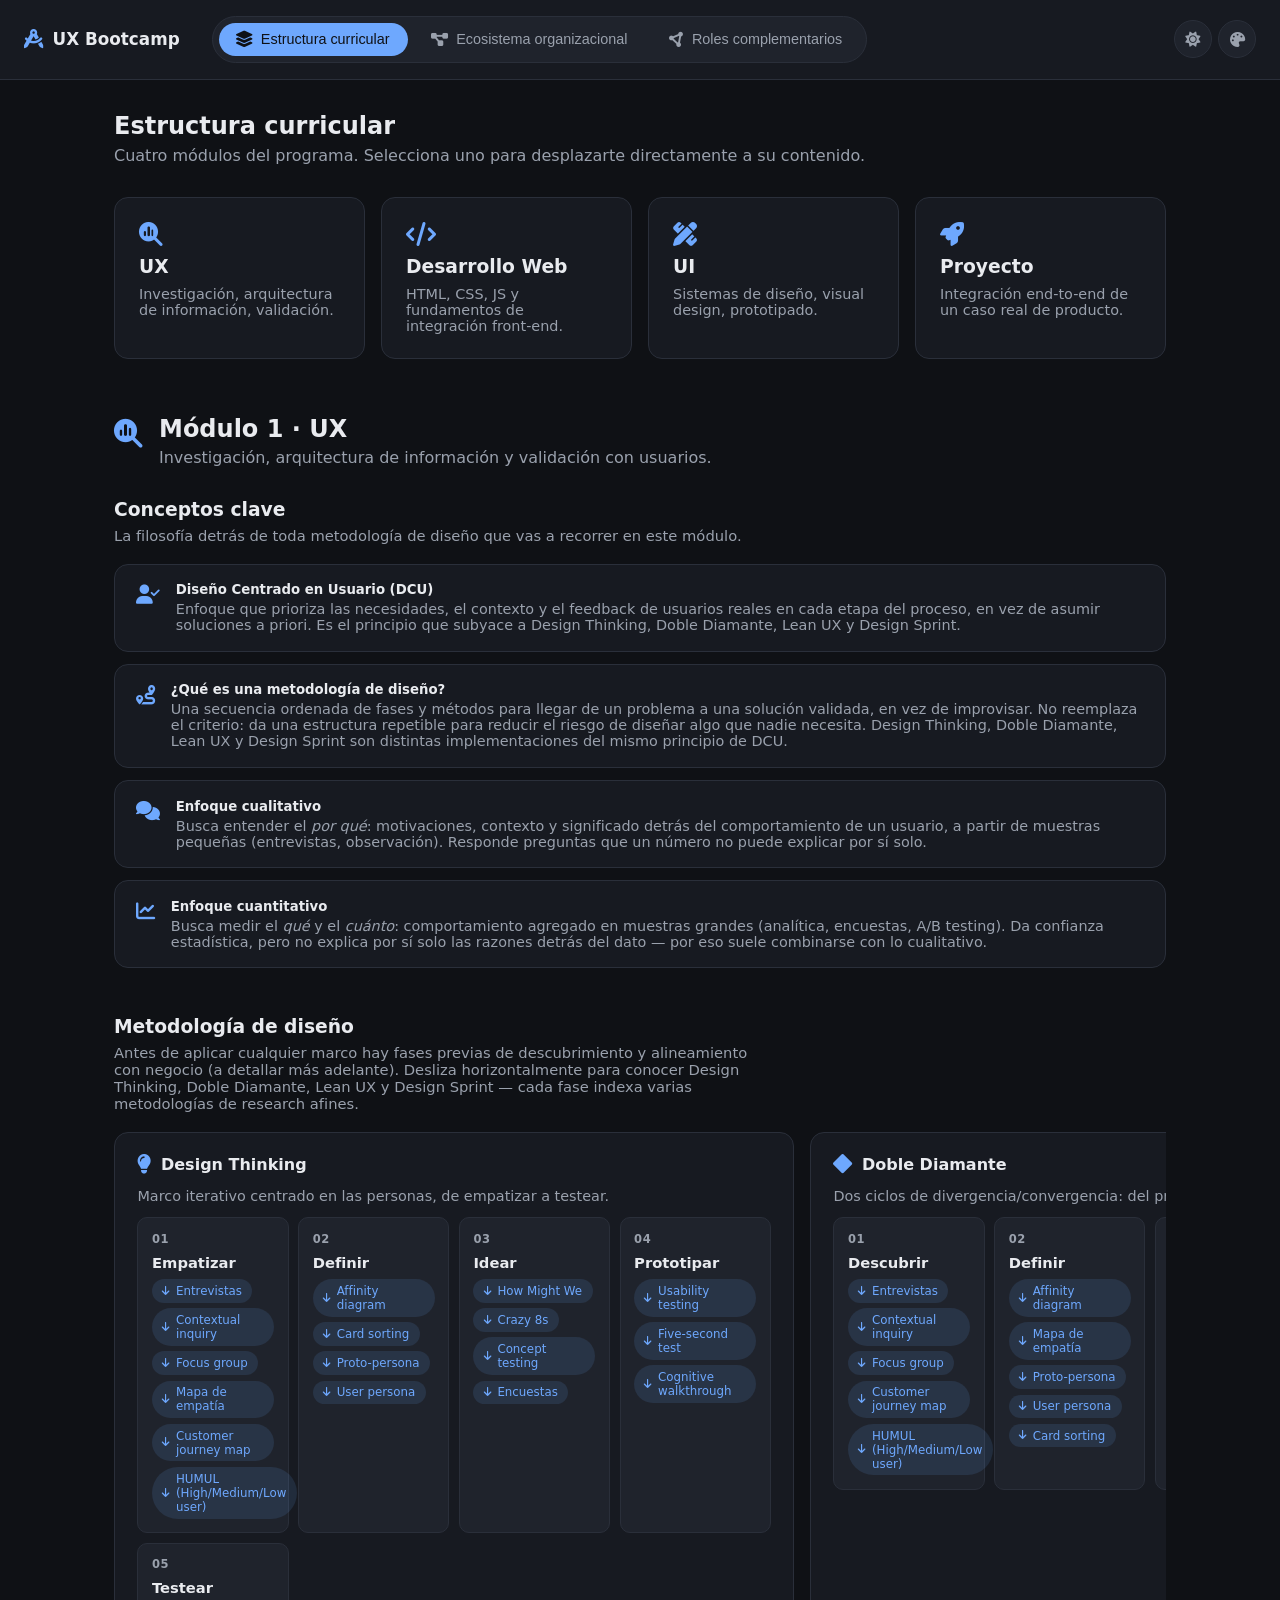
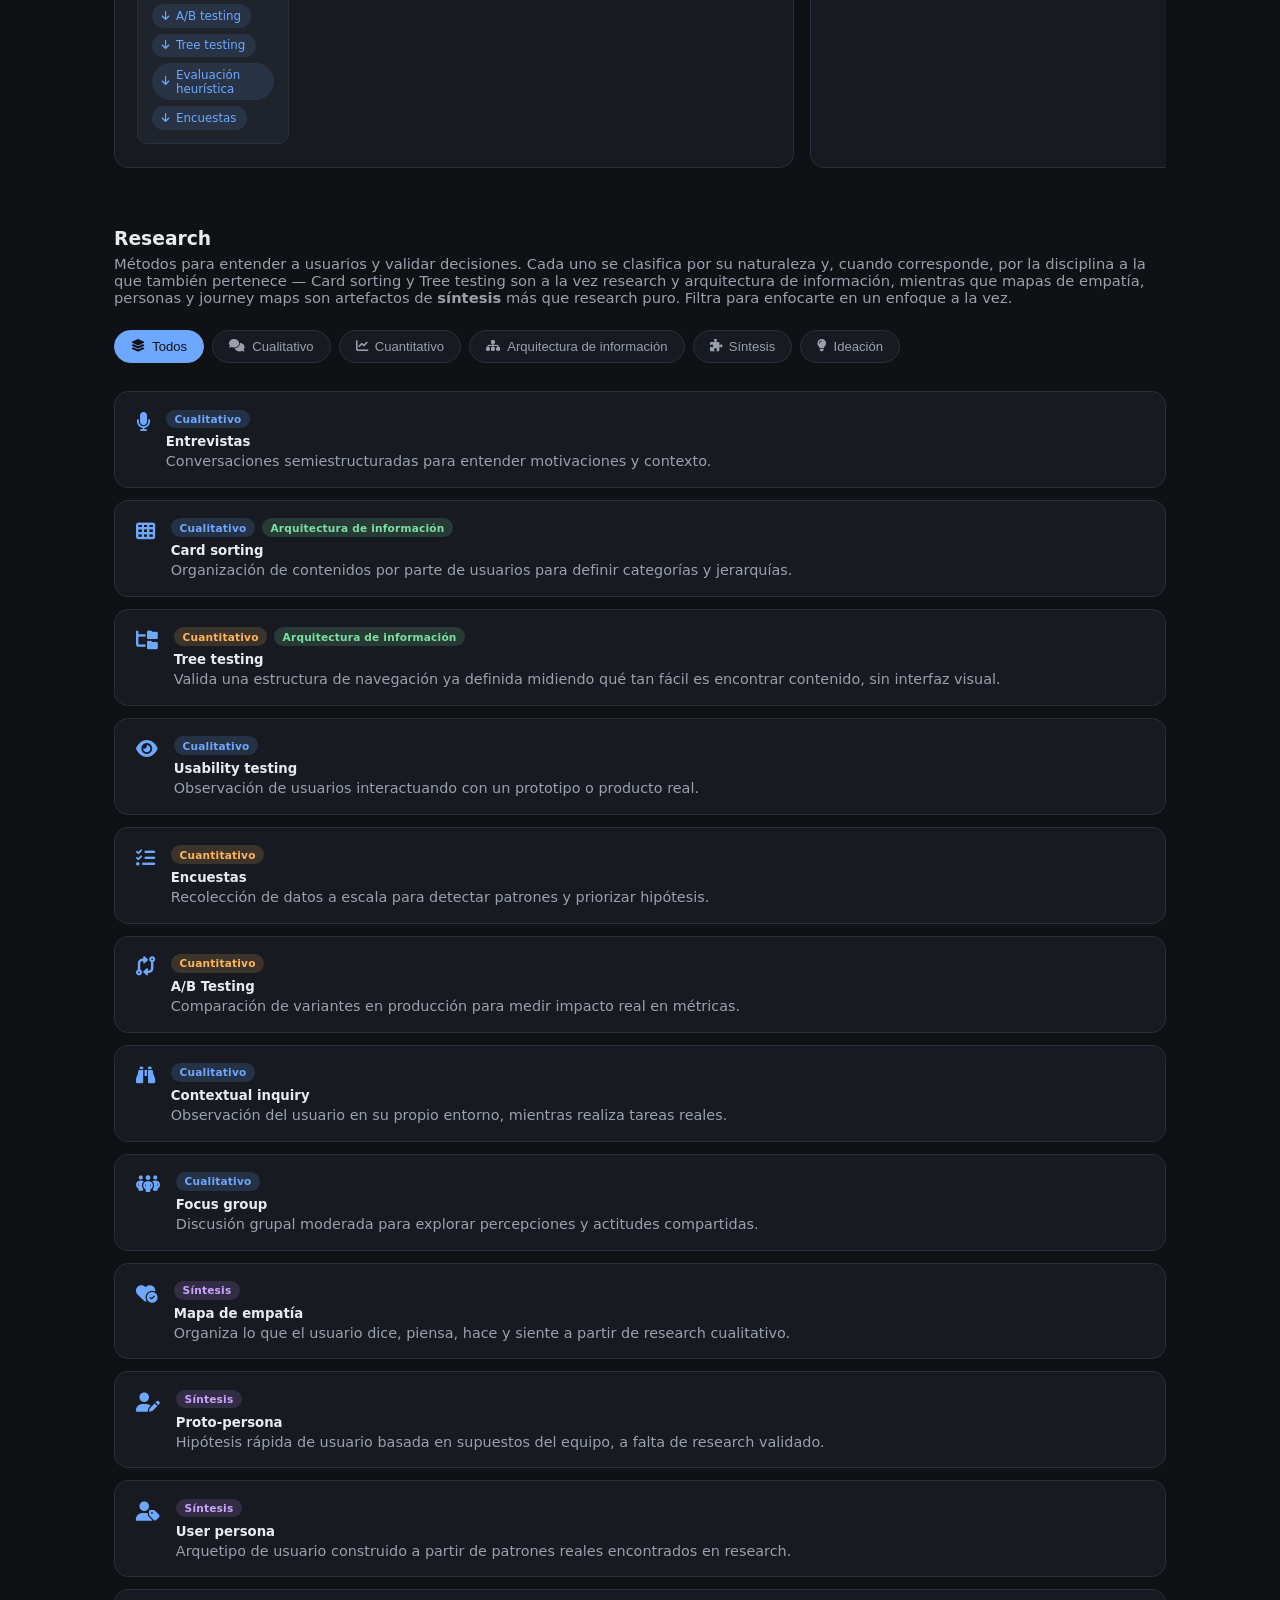
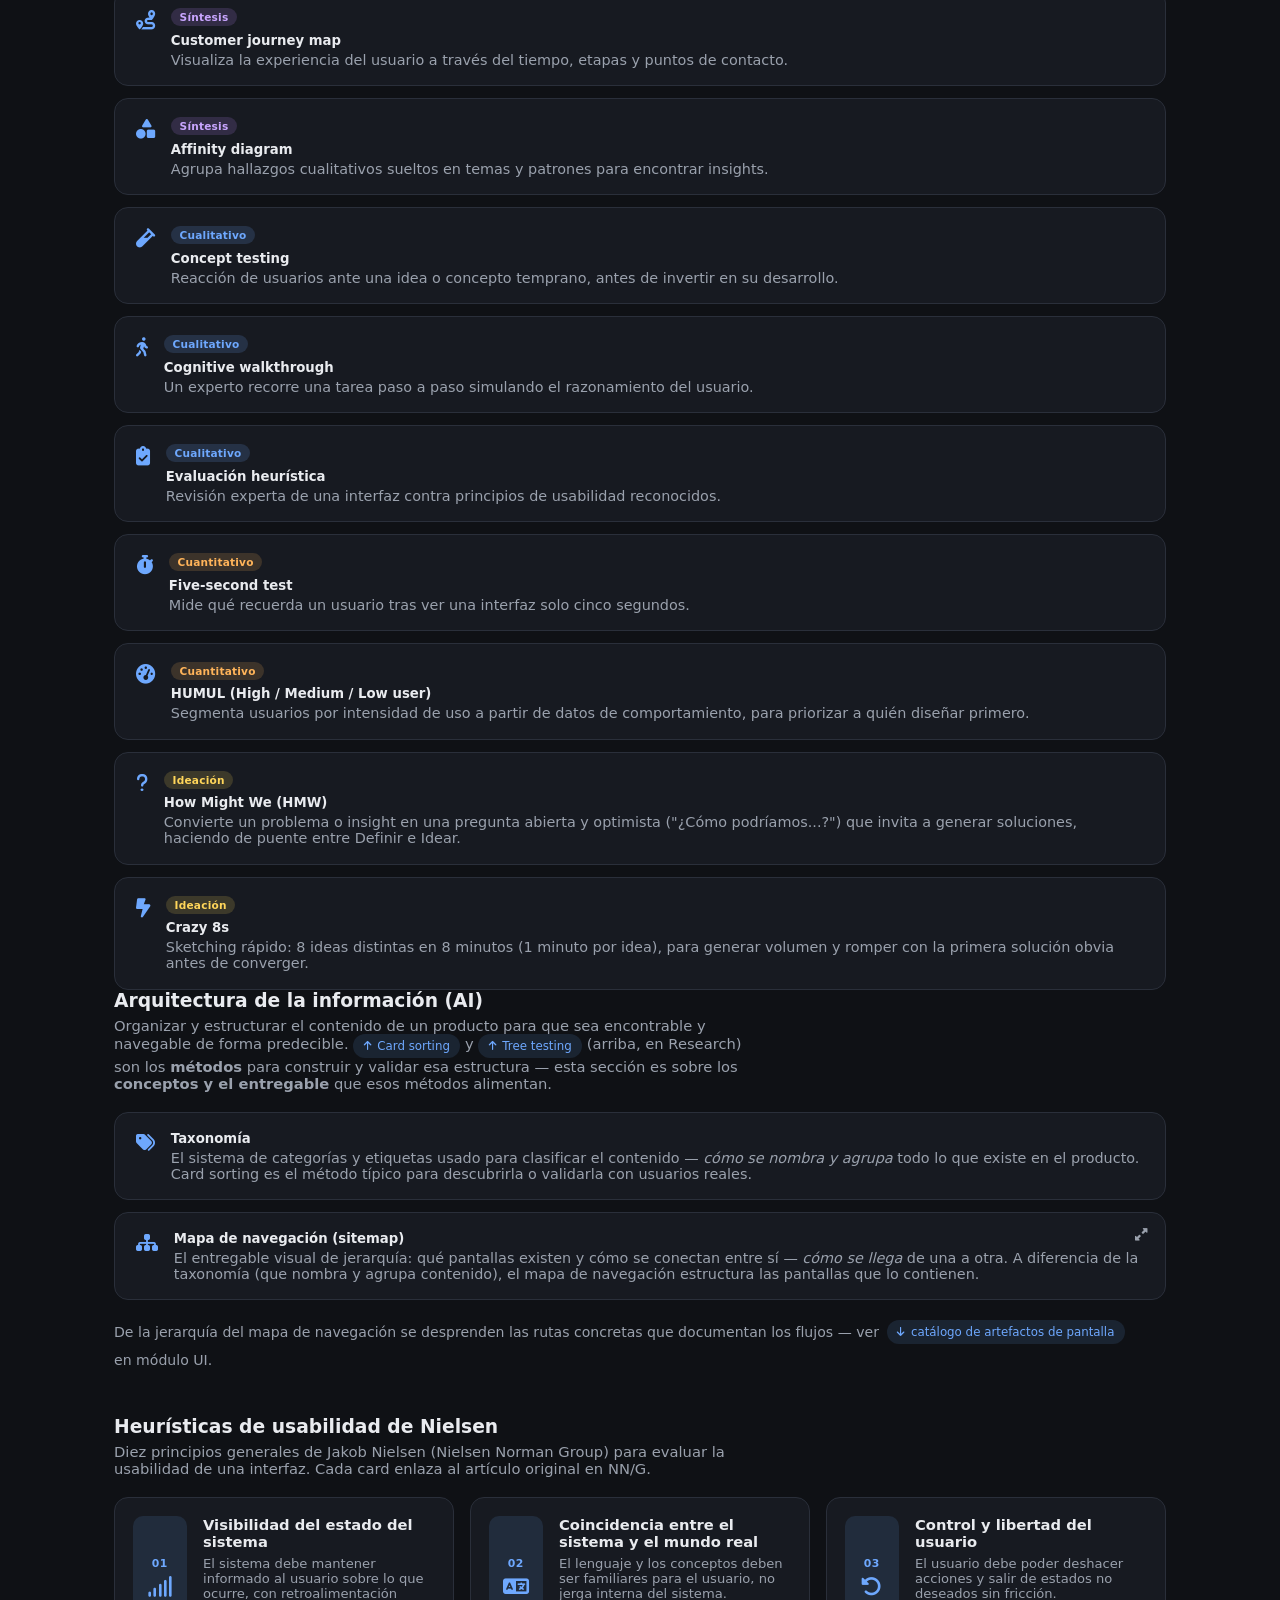
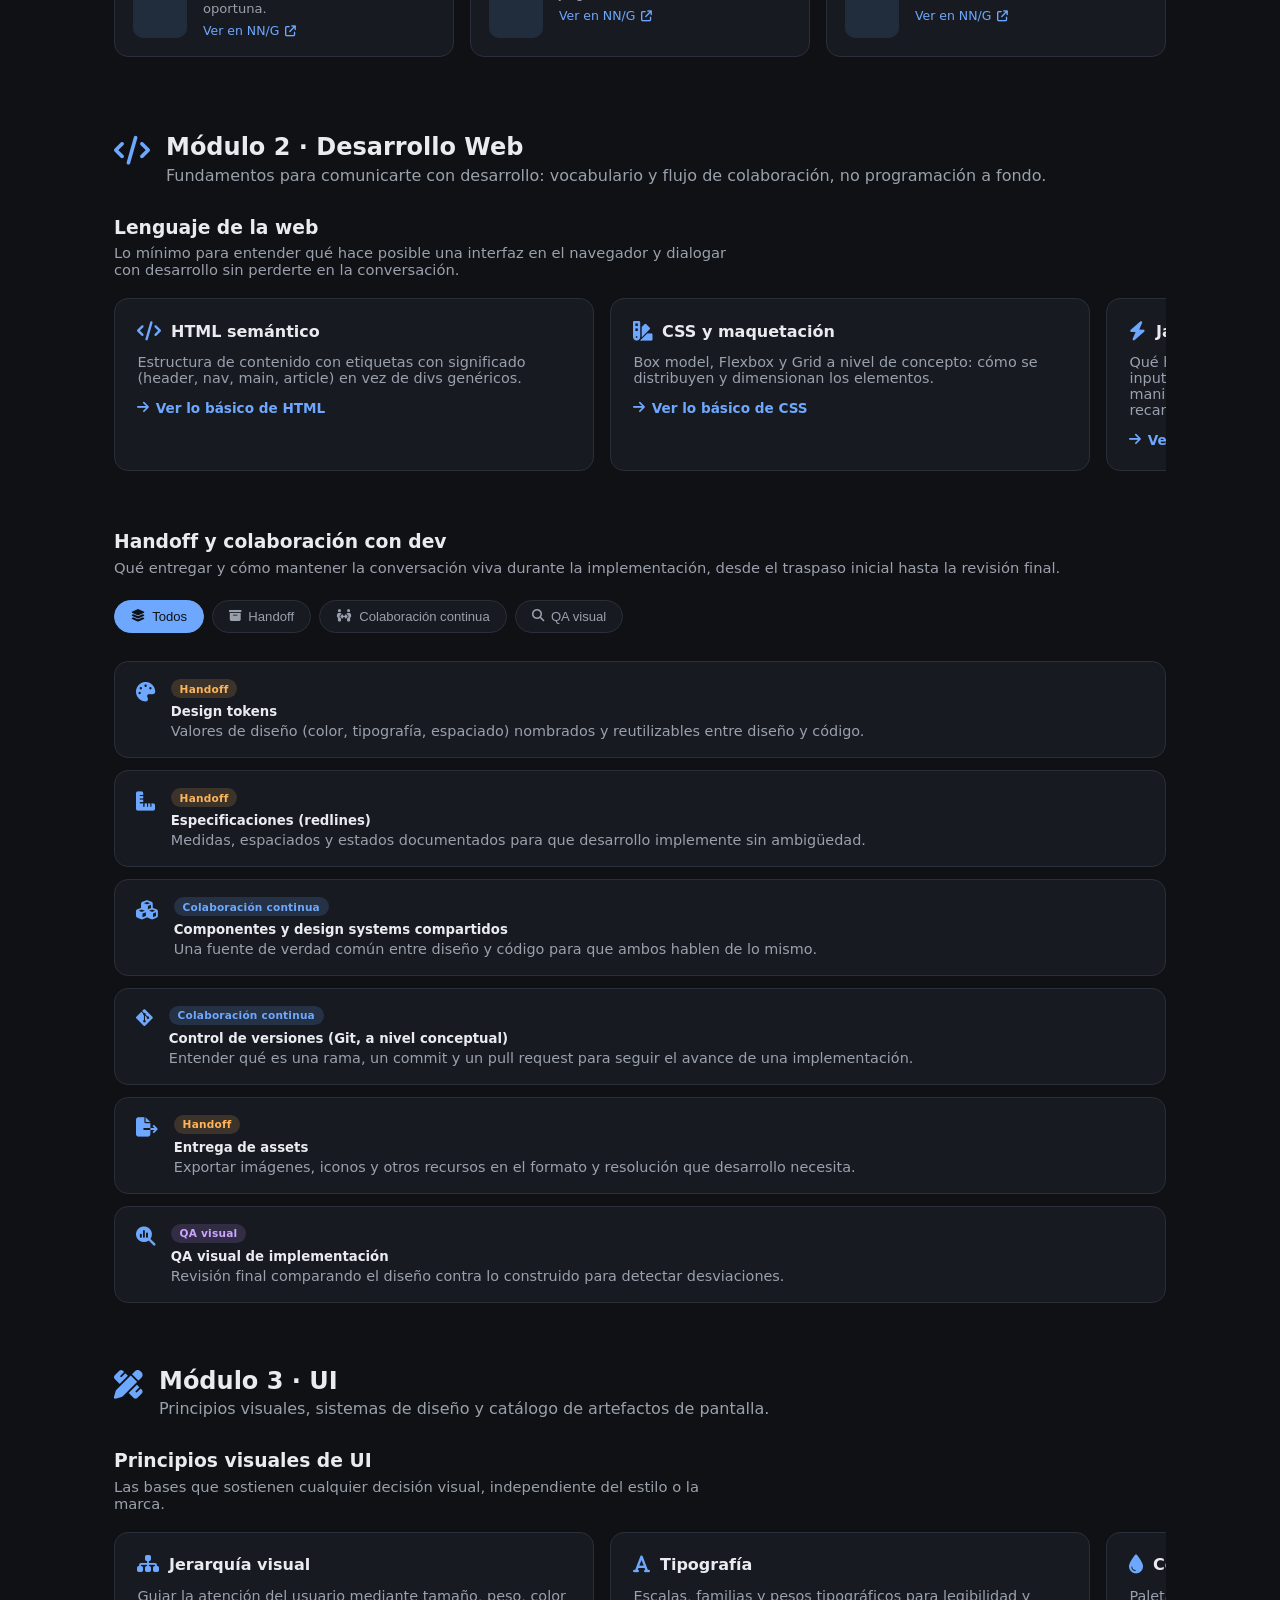
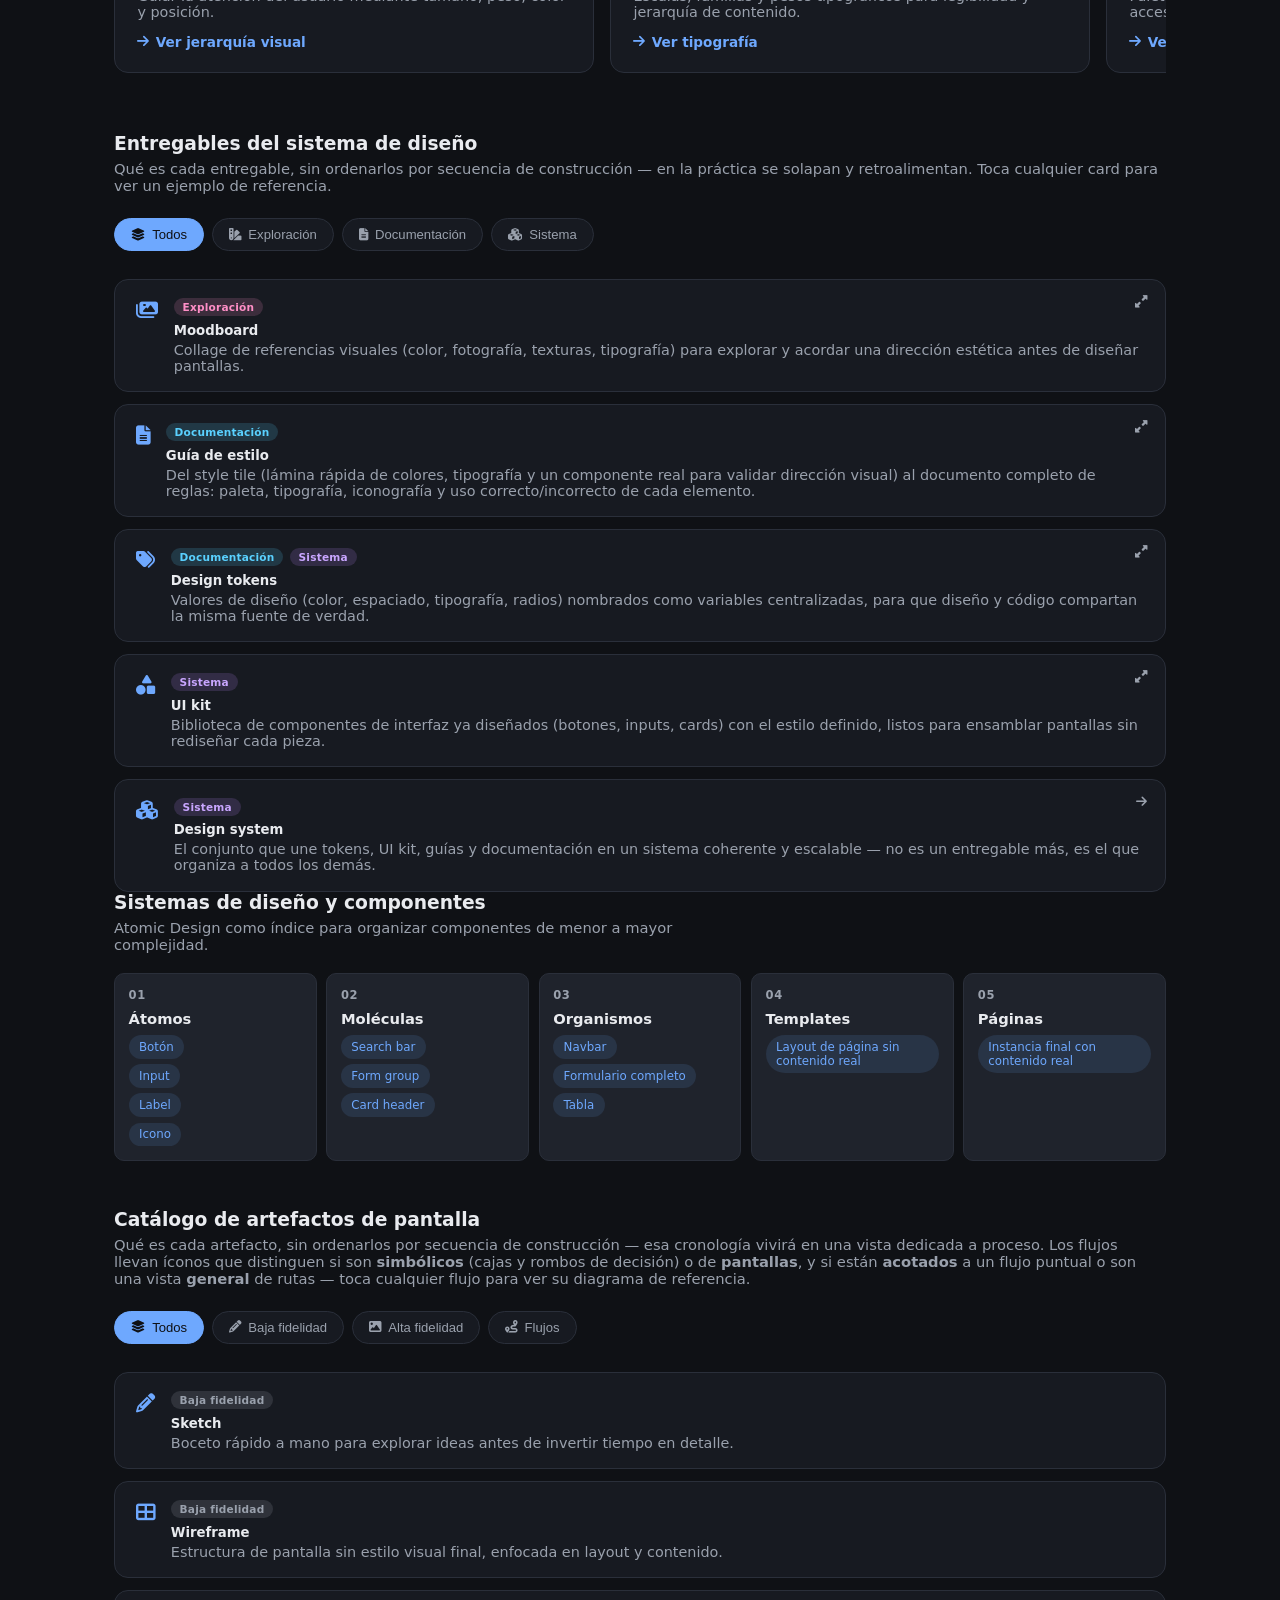
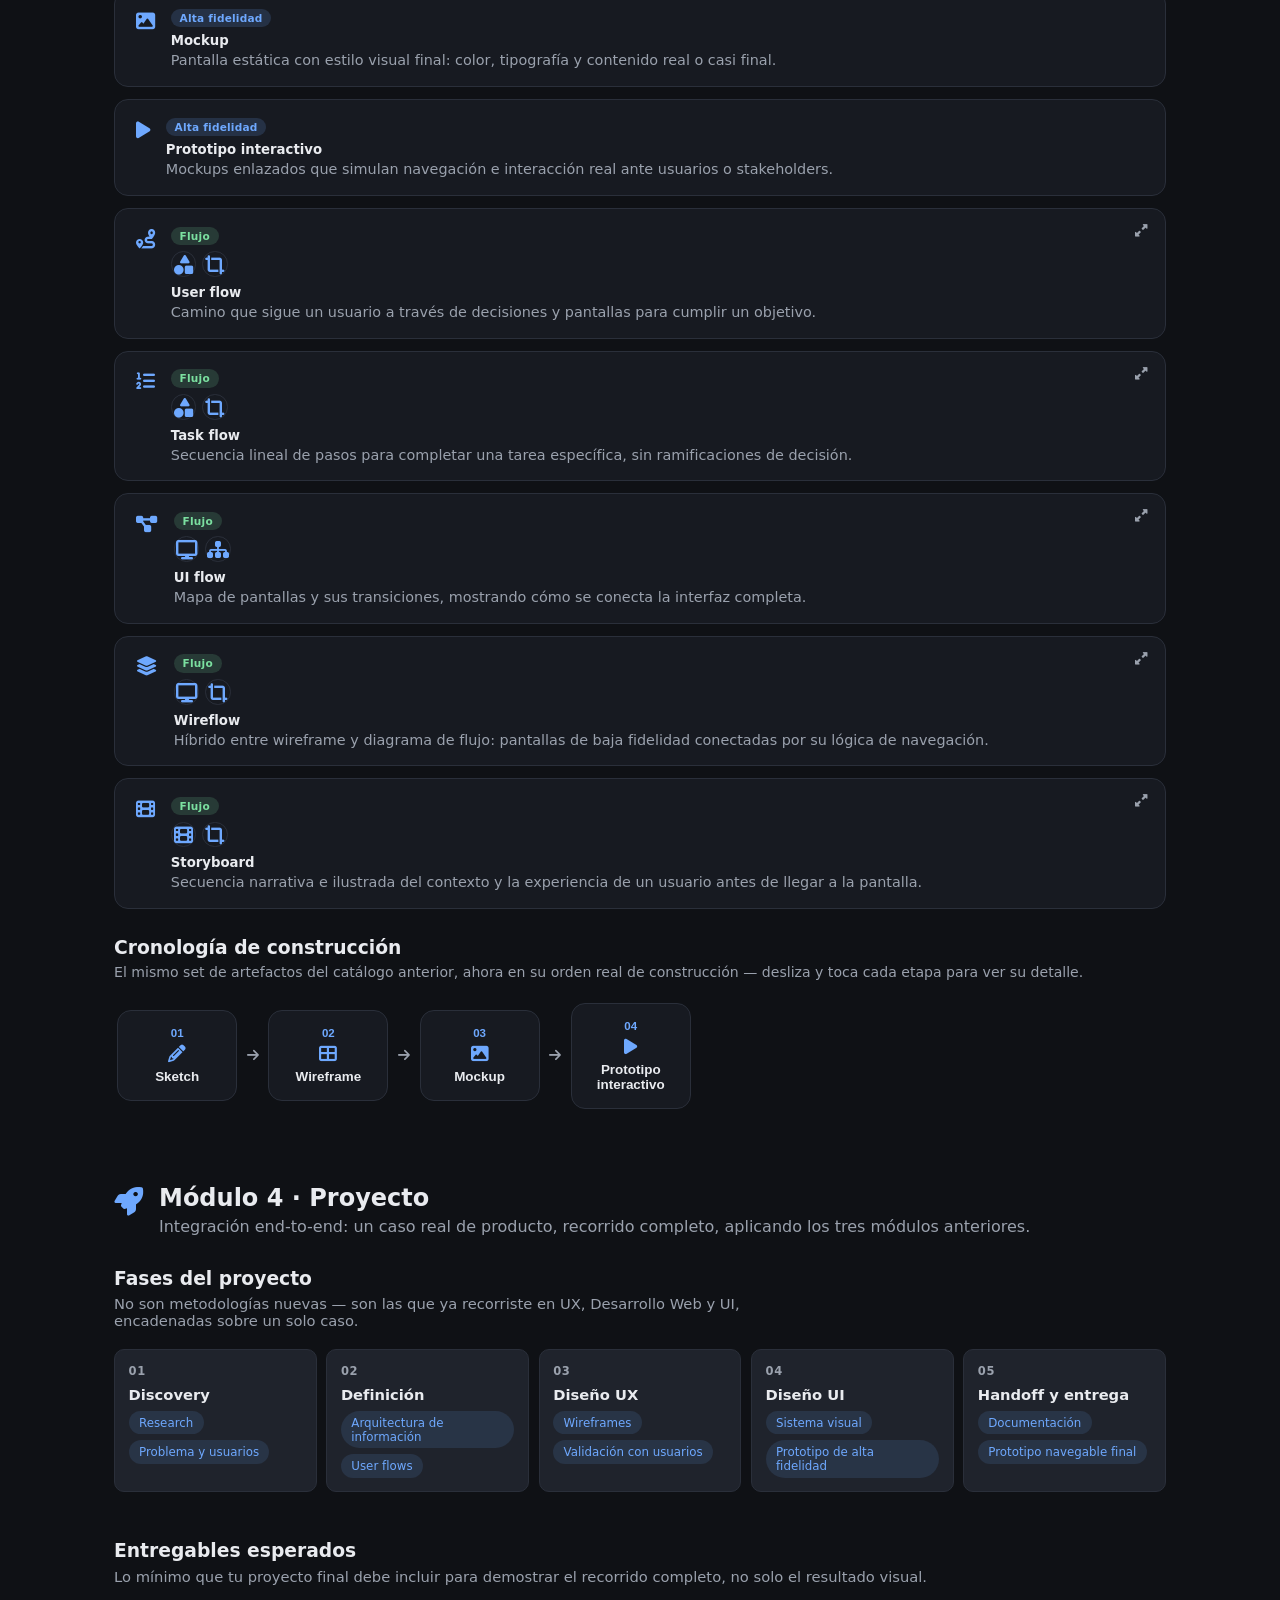
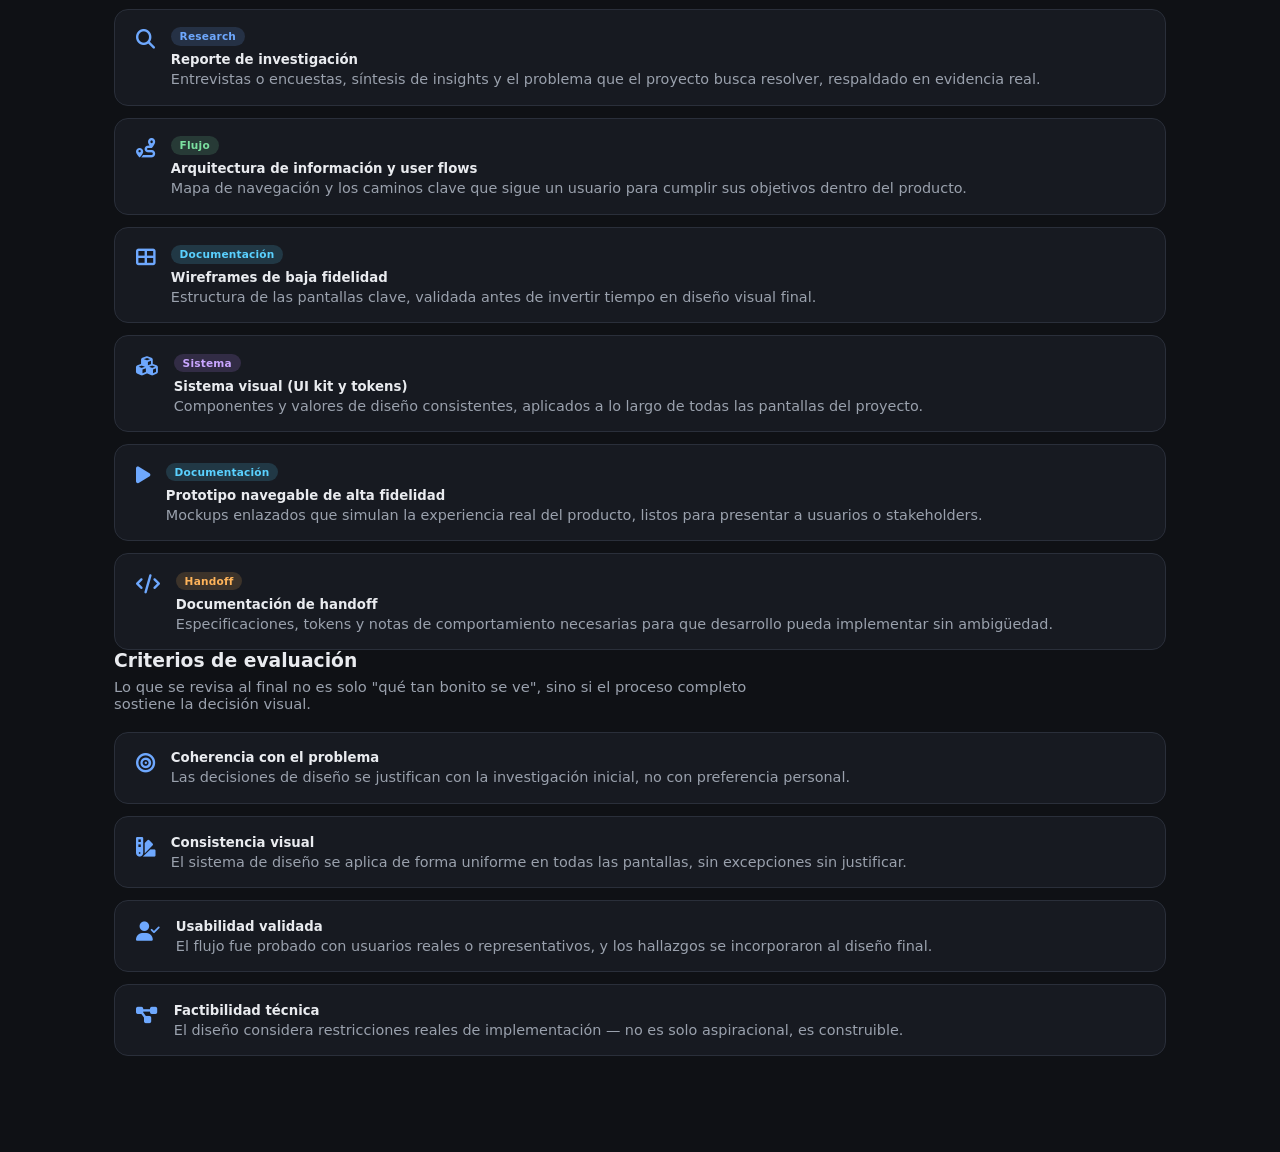
<file: index.html>
<!DOCTYPE html>
<html lang="es">
<head>
  <meta charset="UTF-8">
  <meta name="viewport" content="width=device-width, initial-scale=1.0">
  <title>UX Bootcamp · Dashboard</title>
  <link rel="stylesheet" href="https://cdnjs.cloudflare.com/ajax/libs/font-awesome/6.5.2/css/all.min.css">
  <link rel="stylesheet" href="assets/css/dashboard.css">
  <script>
    (function () {
      var saved = localStorage.getItem("uxbootcamp-theme") || "dark";
      document.documentElement.setAttribute("data-theme", saved);
    })();
  </script>
</head>
<body>

  <header class="app-header">
    <div class="app-header__brand">
      <i class="fa-solid fa-compass-drafting"></i>
      <span>UX Bootcamp</span>
    </div>

    <nav class="tab-banner" aria-label="Navegación de vistas">
      <button class="tab-chip is-active"
              data-view="curriculum"
              data-src="views/curriculum.html"
              aria-selected="true"
              role="tab">
        <i class="fa-solid fa-layer-group"></i>
        <span>Estructura curricular</span>
      </button>

      <button class="tab-chip"
              data-view="ecosystem"
              data-src="views/ecosystem.html"
              role="tab"
              aria-selected="false">
        <i class="fa-solid fa-diagram-project"></i>
        <span>Ecosistema organizacional</span>
      </button>

      <button class="tab-chip"
              data-view="roles"
              data-src="views/roles.html"
              role="tab"
              aria-selected="false">
        <i class="fa-solid fa-circle-nodes"></i>
        <span>Roles complementarios</span>
      </button>

      <span class="tab-banner__indicator" aria-hidden="true"></span>
    </nav>

    <div class="app-header__actions">
      <div class="theme-switch">
        <button class="theme-switch__btn" id="theme-quick-toggle" type="button" aria-label="Cambiar a tema claro">
          <i class="fa-solid fa-sun"></i>
        </button>
        <button
          class="theme-switch__btn"
          id="theme-settings-btn"
          type="button"
          aria-label="Elegir tema"
          aria-haspopup="true"
          aria-expanded="false"
        >
          <i class="fa-solid fa-palette"></i>
        </button>

        <div class="theme-panel" id="theme-panel" role="menu" hidden>
          <button class="theme-option" type="button" role="menuitem" data-theme="dark">
            <span class="theme-option__swatch theme-option__swatch--dark"></span>Oscuro
          </button>
          <button class="theme-option" type="button" role="menuitem" data-theme="light">
            <span class="theme-option__swatch theme-option__swatch--light"></span>Claro
          </button>
          <button class="theme-option" type="button" role="menuitem" data-theme="contrast">
            <span class="theme-option__swatch theme-option__swatch--contrast"></span>Alto contraste
          </button>
          <button class="theme-option" type="button" role="menuitem" data-theme="ocean">
            <span class="theme-option__swatch theme-option__swatch--ocean"></span>Océano
          </button>
        </div>
      </div>
    </div>
  </header>

  <main id="view-root" class="view-root">
    <div id="view-outlet" class="view-outlet"></div>
  </main>

  <script src="assets/js/dashboard.js"></script>
</body>
</html>
</file>
<file: assets/css/dashboard.css>
:root,
[data-theme="dark"] {
  --bg: #0f1115;
  --surface: #171a21;
  --surface-raised: #1f232c;
  --border: #2a2f3a;
  --text: #e9ebef;
  --text-dim: #9aa1ad;
  --accent: #6ea8fe;
  --accent-soft: rgba(110, 168, 254, 0.12);
  --radius: 14px;
  --transition: 220ms cubic-bezier(0.4, 0, 0.2, 1);
}

[data-theme="light"] {
  --bg: #f5f6f8;
  --surface: #ffffff;
  --surface-raised: #eef0f4;
  --border: #dde1e7;
  --text: #1b1d22;
  --text-dim: #5b6270;
  --accent: #2f5fd6;
  --accent-soft: rgba(47, 95, 214, 0.1);
}

[data-theme="contrast"] {
  --bg: #000000;
  --surface: #0a0a0a;
  --surface-raised: #161616;
  --border: #ffffff;
  --text: #ffffff;
  --text-dim: #d8d8d8;
  --accent: #ffd60a;
  --accent-soft: rgba(255, 214, 10, 0.16);
}

[data-theme="ocean"] {
  --bg: #081820;
  --surface: #0f2730;
  --surface-raised: #16343f;
  --border: #1f4750;
  --text: #e3f3f5;
  --text-dim: #8fb4ba;
  --accent: #2dd4bf;
  --accent-soft: rgba(45, 212, 191, 0.14);
}

html,
body {
  transition: background var(--transition), color var(--transition);
}

* {
  box-sizing: border-box;
}

html {
  scroll-behavior: smooth;
}

body {
  margin: 0;
  min-height: 100vh;
  background: var(--bg);
  color: var(--text);
  font-family: "Segoe UI", system-ui, -apple-system, Roboto, sans-serif;
}

/* Header */
.app-header {
  display: flex;
  align-items: center;
  gap: 2rem;
  padding: 1rem 1.5rem;
  background: var(--surface);
  border-bottom: 1px solid var(--border);
  position: sticky;
  top: 0;
  z-index: 10;
}

.app-header__brand {
  display: flex;
  align-items: center;
  gap: 0.6rem;
  font-weight: 600;
  font-size: 1.05rem;
  white-space: nowrap;
}

.app-header__brand i {
  color: var(--accent);
  font-size: 1.2rem;
}

/* Tab banner */
.tab-banner {
  position: relative;
  display: flex;
  gap: 0.4rem;
  background: var(--surface-raised);
  border: 1px solid var(--border);
  border-radius: 999px;
  padding: 0.35rem;
  overflow-x: auto;
}

.tab-chip {
  position: relative;
  z-index: 1;
  display: flex;
  align-items: center;
  gap: 0.5rem;
  padding: 0.55rem 1.1rem;
  border: none;
  border-radius: 999px;
  background: transparent;
  color: var(--text-dim);
  font-size: 0.9rem;
  font-weight: 500;
  cursor: pointer;
  white-space: nowrap;
  transition: color var(--transition), transform var(--transition);
}

.tab-chip i {
  font-size: 0.95rem;
  transition: transform var(--transition);
}

.tab-chip:not(:disabled):hover {
  color: var(--text);
  transform: translateY(-1px);
}

.tab-chip:not(:disabled):active {
  transform: translateY(0) scale(0.97);
}

.tab-chip.is-active {
  color: var(--bg);
}

.tab-chip.is-active i {
  transform: scale(1.08);
}

.tab-chip:disabled {
  cursor: not-allowed;
  opacity: 0.45;
}

.tab-chip:focus-visible {
  outline: 2px solid var(--accent);
  outline-offset: 2px;
}

/* Sliding active indicator */
.tab-banner__indicator {
  position: absolute;
  top: 0.35rem;
  left: 0.35rem;
  height: calc(100% - 0.7rem);
  width: 0;
  background: var(--accent);
  border-radius: 999px;
  transition: transform var(--transition), width var(--transition);
  z-index: 0;
  pointer-events: none;
}

/* Theme switcher */
.app-header__actions {
  display: flex;
  align-items: center;
  gap: 0.5rem;
  margin-left: auto;
}

.theme-switch {
  position: relative;
  display: flex;
  align-items: center;
  gap: 0.4rem;
}

.theme-switch__btn {
  display: flex;
  align-items: center;
  justify-content: center;
  width: 38px;
  height: 38px;
  border: 1px solid var(--border);
  border-radius: 999px;
  background: var(--surface-raised);
  color: var(--text-dim);
  cursor: pointer;
  font-size: 0.95rem;
  transition: color var(--transition), border-color var(--transition), transform var(--transition);
}

.theme-switch__btn:hover {
  color: var(--text);
  border-color: var(--accent);
}

.theme-switch__btn:active {
  transform: scale(0.94);
}

.theme-switch__btn:focus-visible {
  outline: 2px solid var(--accent);
  outline-offset: 2px;
}

.theme-panel {
  position: absolute;
  top: calc(100% + 0.6rem);
  right: 0;
  min-width: 200px;
  background: var(--surface);
  border: 1px solid var(--border);
  border-radius: var(--radius);
  padding: 0.5rem;
  box-shadow: 0 12px 28px rgba(0, 0, 0, 0.28);
  z-index: 20;
}

.theme-panel[hidden] {
  display: none;
}

.theme-option {
  width: 100%;
  display: flex;
  align-items: center;
  gap: 0.65rem;
  padding: 0.55rem 0.6rem;
  border: none;
  border-radius: 10px;
  background: transparent;
  color: var(--text);
  font-size: 0.88rem;
  text-align: left;
  cursor: pointer;
  transition: background var(--transition);
}

.theme-option:hover {
  background: var(--surface-raised);
}

.theme-option.is-active {
  background: var(--accent-soft);
  color: var(--accent);
  font-weight: 600;
}

.theme-option__swatch {
  width: 18px;
  height: 18px;
  border-radius: 50%;
  border: 1px solid var(--border);
  flex-shrink: 0;
}

.theme-option__swatch--dark {
  background: linear-gradient(135deg, #0f1115 50%, #6ea8fe 50%);
}

.theme-option__swatch--light {
  background: linear-gradient(135deg, #f5f6f8 50%, #2f5fd6 50%);
}

.theme-option__swatch--contrast {
  background: linear-gradient(135deg, #000000 50%, #ffd60a 50%);
}

.theme-option__swatch--ocean {
  background: linear-gradient(135deg, #081820 50%, #2dd4bf 50%);
}

/* Main / view outlet */
.view-root {
  padding: 2rem 1.5rem;
  max-width: 1100px;
  margin: 0 auto;
}

.view-outlet {
  position: relative;
}

.view-outlet.is-leaving {
  opacity: 0;
  transform: translateY(6px);
}

.view-outlet.is-entering {
  opacity: 0;
  transform: translateY(-6px);
}

.view-outlet.is-visible {
  opacity: 1;
  transform: translateY(0);
}

.view-outlet {
  transition: opacity var(--transition), transform var(--transition);
}

/* Shared view placeholder styling */
.view-placeholder {
  display: flex;
  flex-direction: column;
  align-items: center;
  text-align: center;
  gap: 0.75rem;
  padding: 4rem 1rem;
  color: var(--text-dim);
  border: 1px dashed var(--border);
  border-radius: var(--radius);
}

.view-placeholder i {
  font-size: 2.2rem;
  color: var(--accent);
}

.view-placeholder h2 {
  margin: 0;
  color: var(--text);
}

/* Global modal (used by clickable detail cards, e.g. Lean UX Canvas) */
.app-modal {
  position: fixed;
  inset: 0;
  z-index: 100;
  display: flex;
  align-items: center;
  justify-content: center;
  visibility: hidden;
  opacity: 0;
  transition: opacity var(--transition), visibility var(--transition);
}

.app-modal.is-open {
  visibility: visible;
  opacity: 1;
}

.app-modal__backdrop {
  position: absolute;
  inset: 0;
  background: rgba(0, 0, 0, 0.55);
}

.app-modal__panel {
  position: relative;
  width: min(480px, calc(100vw - 2.5rem));
  max-height: calc(100vh - 4rem);
  overflow-y: auto;
  background: var(--surface-raised);
  border: 1px solid var(--border);
  border-radius: var(--radius);
  padding: 1.75rem 1.5rem 1.5rem;
  transform: translateY(10px) scale(0.98);
  transition: transform var(--transition);
}

.app-modal.is-open .app-modal__panel {
  transform: translateY(0) scale(1);
}

.app-modal__close {
  position: absolute;
  top: 0.85rem;
  right: 0.85rem;
  width: 2rem;
  height: 2rem;
  display: flex;
  align-items: center;
  justify-content: center;
  border: none;
  border-radius: 50%;
  background: var(--surface);
  color: var(--text-dim);
  cursor: pointer;
  transition: color var(--transition), background var(--transition);
}

.app-modal__close:hover {
  color: var(--text);
  background: var(--border);
}

.app-modal__title {
  margin: 0 1.5rem 0.75rem 0;
}

.app-modal__body {
  color: var(--text-dim);
  font-size: 0.92rem;
  line-height: 1.5;
}

.app-modal__body p {
  margin: 0;
}

/* Subview breadcrumb (drill-down views loaded full-bleed into the outlet) */
.subview-breadcrumb {
  margin-bottom: 1.25rem;
}

.subview-breadcrumb__back {
  display: inline-flex;
  align-items: center;
  gap: 0.5rem;
  padding: 0.5rem 1rem;
  border: 1px solid var(--border);
  border-radius: 999px;
  background: var(--surface);
  color: var(--text-dim);
  font-size: 0.85rem;
  cursor: pointer;
  transition: color var(--transition), border-color var(--transition);
}

.subview-breadcrumb__back:hover {
  color: var(--text);
  border-color: var(--accent);
}

.subview-breadcrumb__back i {
  color: var(--accent);
}

/* Responsive */
@media (max-width: 680px) {
  .app-header {
    flex-direction: column;
    align-items: stretch;
    gap: 0.75rem;
    padding: 0.85rem 1rem;
  }

  .app-header__brand {
    justify-content: center;
  }

  .app-header__actions {
    margin-left: 0;
    justify-content: center;
  }

  .tab-banner {
    width: 100%;
    justify-content: space-between;
  }

  .tab-chip {
    padding: 0.5rem 0.8rem;
    font-size: 0.78rem;
    flex: 1 1 auto;
    justify-content: center;
  }

  .view-root {
    padding: 1.25rem 1rem;
  }
}
</file>
